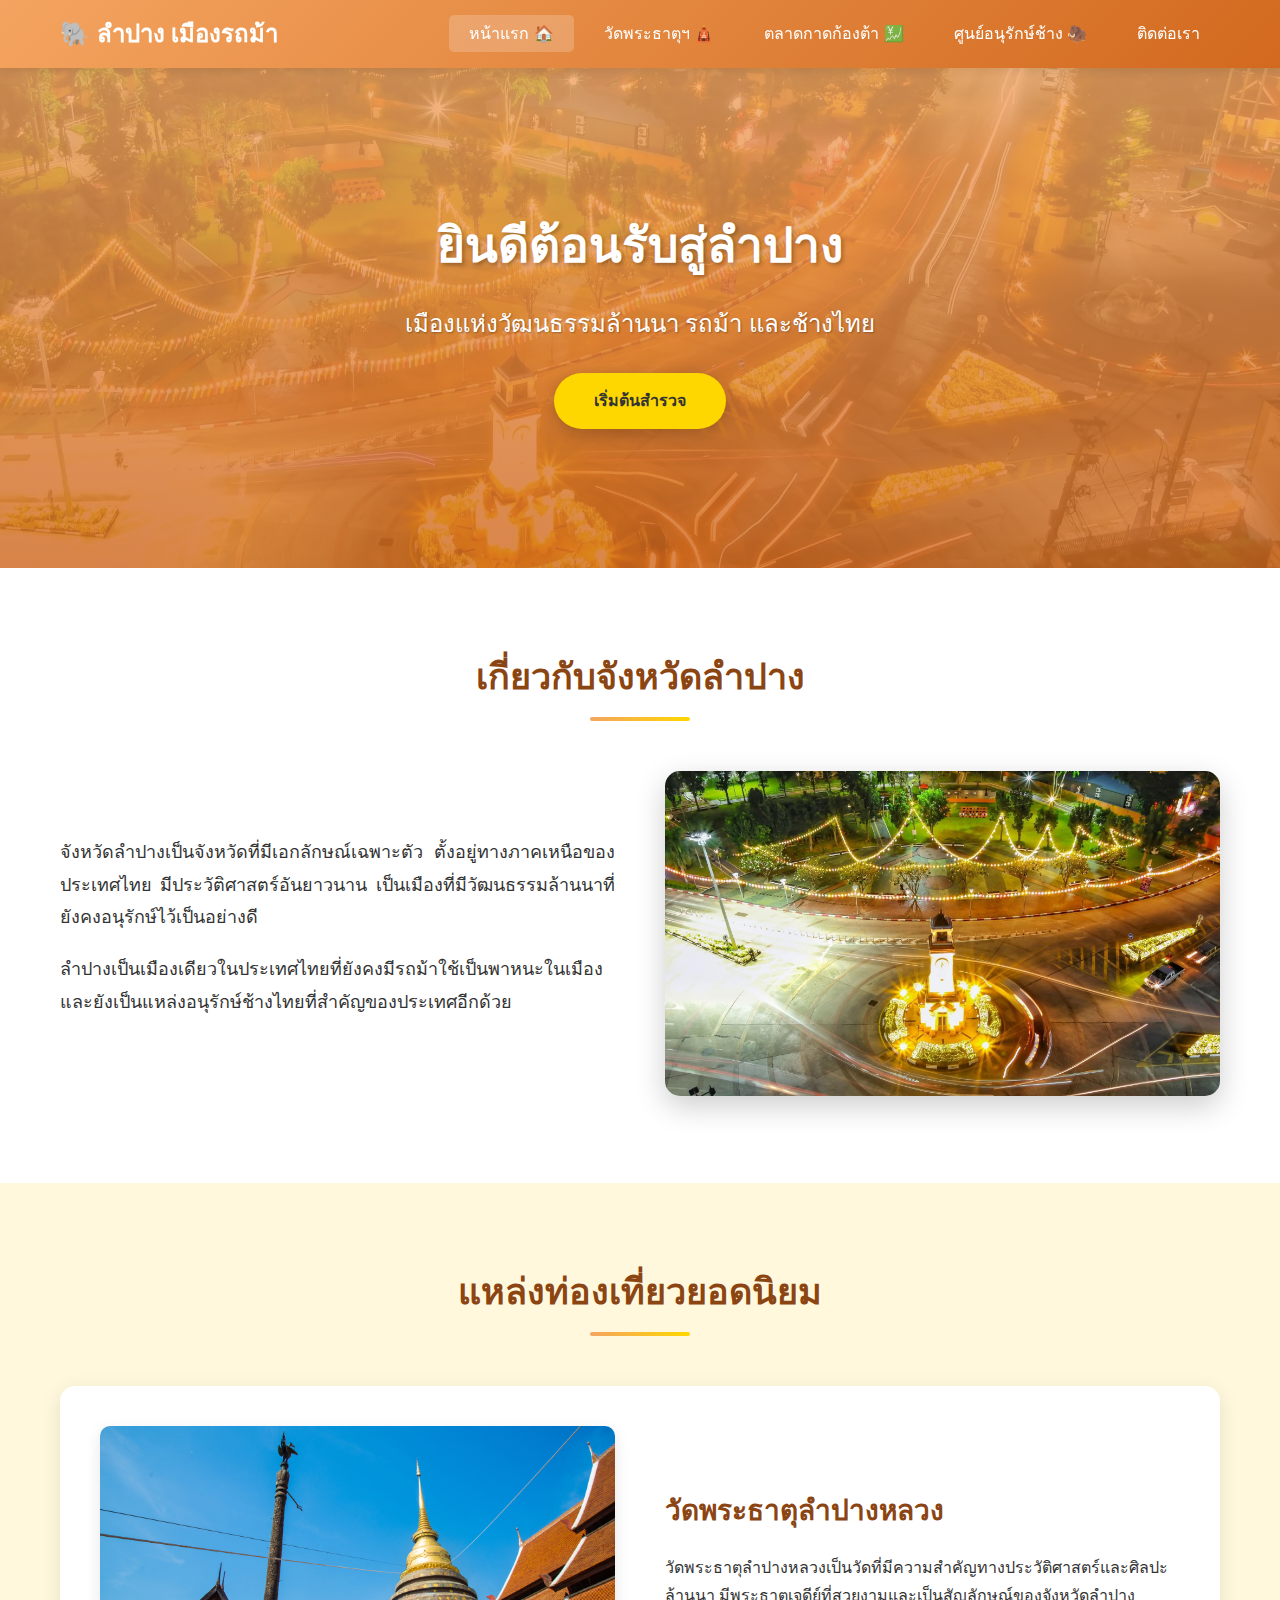
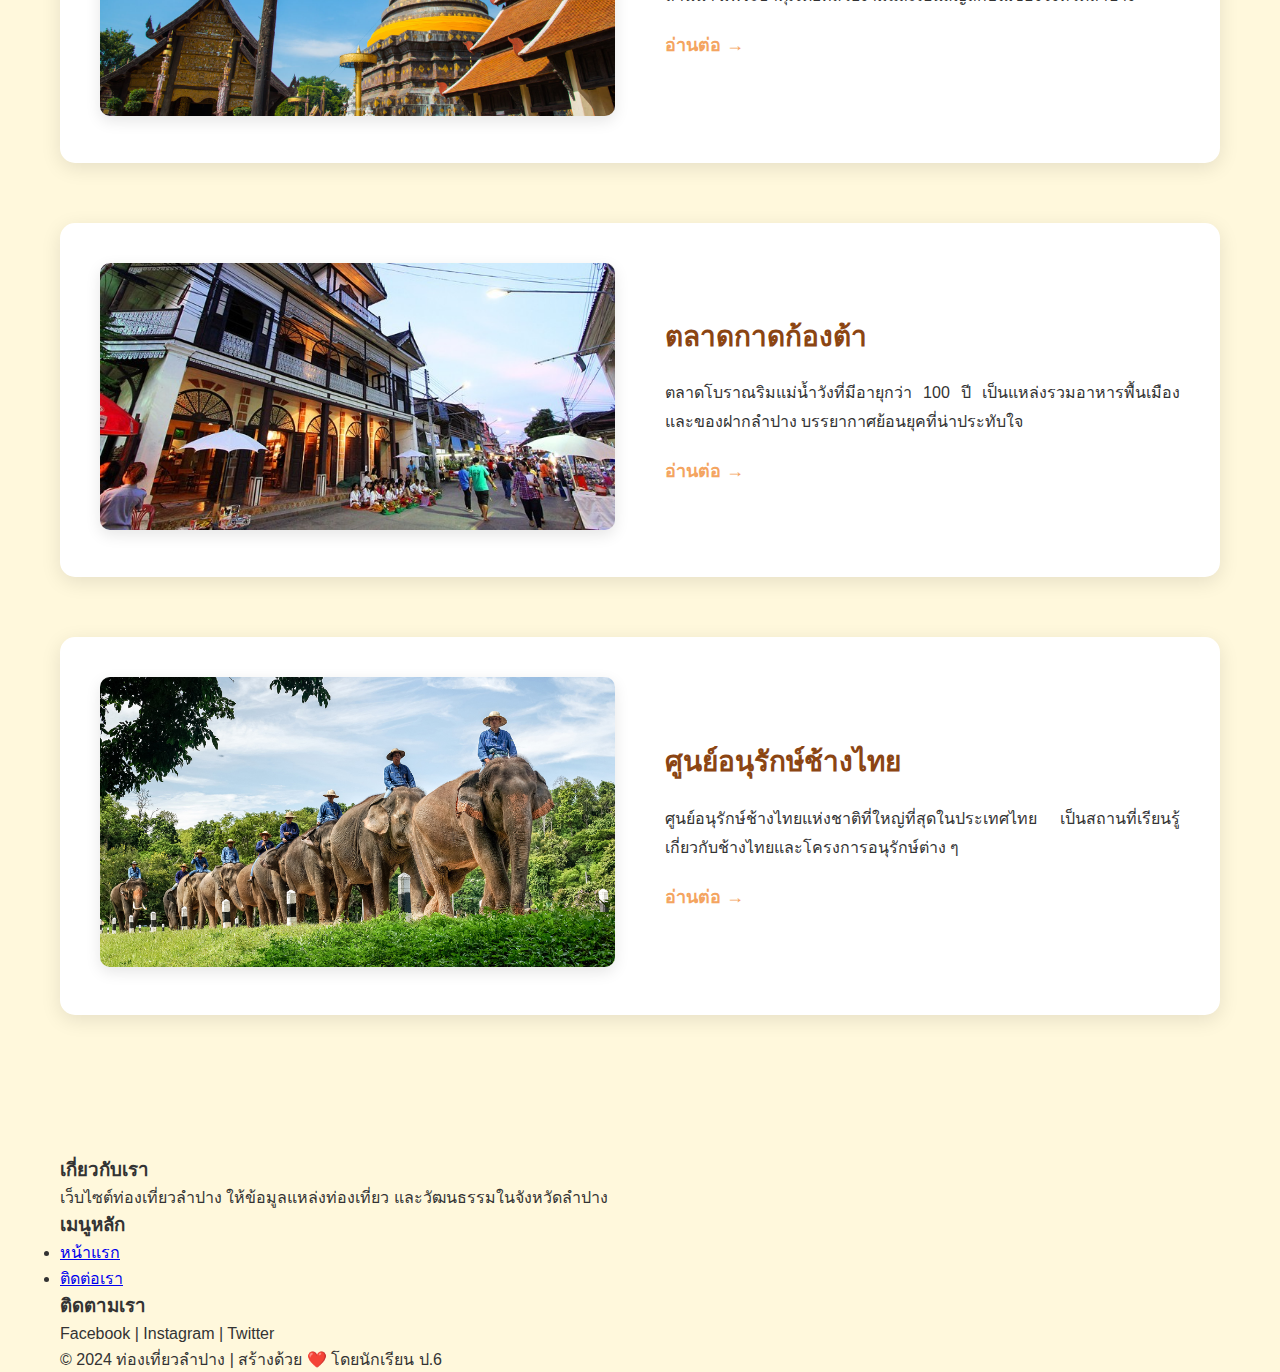
<file: index.html>
<!DOCTYPE html>
<html lang="th">
<head>
    <meta charset="UTF-8">
    <meta name="viewport" content="width=device-width, initial-scale=1.0">
    <title>ท่องเที่ยวลำปาง - เมืองรถม้า</title>
    <link rel="stylesheet" href="styles.css">
</head>
<body>

<!-- Header และ Navigation -->
<header>
    <div class="container">
        <div class="logo">
            <h1>🐘 ลำปาง เมืองรถม้า</h1>
        </div>
        <nav>
            <ul>
                <li><a href="index.html" class="active">หน้าแรก 🏠</a></li>
                <li><a href="wat-phra-that.html">วัดพระธาตุฯ 🛕</a></li>
                <li><a href="kad-kong-ta.html">ตลาดกาดก้องต้า 💹</a></li>
                <li><a href="elephant-center.html">ศูนย์อนุรักษ์ช้าง 🦣</a></li>
                <li><a href="contact.html">ติดต่อเรา</a></li>
            </ul>
        </nav>
    </div>
</header>

<!-- Hero Section -->
<section class="hero">
    <div class="hero-content">
        <h2>ยินดีต้อนรับสู่ลำปาง</h2>
        <p>เมืองแห่งวัฒนธรรมล้านนา รถม้า และช้างไทย</p>
        <a href="#attractions" class="btn">เริ่มต้นสำรวจ</a>
    </div>
</section>

<!-- เกี่ยวกับลำปาง -->
<section class="about" id="attractions">
    <div class="container">
        <h2 class="section-title">เกี่ยวกับจังหวัดลำปาง</h2>
        <div class="content-wrapper">
            <div class="content-text">
                <p>
                    จังหวัดลำปางเป็นจังหวัดที่มีเอกลักษณ์เฉพาะตัว ตั้งอยู่ทางภาคเหนือของประเทศไทย
                    มีประวัติศาสตร์อันยาวนาน เป็นเมืองที่มีวัฒนธรรมล้านนาที่ยังคงอนุรักษ์ไว้เป็นอย่างดี
                </p>
                <p>
                    ลำปางเป็นเมืองเดียวในประเทศไทยที่ยังคงมีรถม้าใช้เป็นพาหนะในเมือง
                    และยังเป็นแหล่งอนุรักษ์ช้างไทยที่สำคัญของประเทศอีกด้วย
                </p>
            </div>
            <div class="content-image">
                <img src="images/lampang1.jpg" alt="ลำปาง">
            </div>
        </div>
    </div>
</section>

<!-- แหล่งท่องเที่ยวยอดนิยม -->
<section class="attractions">
    <div class="container">
        <h2 class="section-title">แหล่งท่องเที่ยวยอดนิยม</h2>

        <!-- สถานที่ 1 -->
        <div class="attraction-item">
            <div class="attraction-image">
                <img src="images/Watphrathatlampangluang.jpg" alt="วัดพระธาตุลำปางหลวง">
            </div>
            <div class="attraction-content">
                <h3>วัดพระธาตุลำปางหลวง</h3>
                <p>
                    วัดพระธาตุลำปางหลวงเป็นวัดที่มีความสำคัญทางประวัติศาสตร์และศิลปะล้านนา
                    มีพระธาตุเจดีย์ที่สวยงามและเป็นสัญลักษณ์ของจังหวัดลำปาง
                </p>
                <a href="wat-phra-that.html" class="btn-link">อ่านต่อ →</a>
            </div>
        </div>

        <!-- สถานที่ 2 -->
        <div class="attraction-item reverse">
            <div class="attraction-content">
                <h3>ตลาดกาดก้องต้า</h3>
                <p>
                    ตลาดโบราณริมแม่น้ำวังที่มีอายุกว่า 100 ปี
                    เป็นแหล่งรวมอาหารพื้นเมืองและของฝากลำปาง
                    บรรยากาศย้อนยุคที่น่าประทับใจ
                </p>
                <a href="kad-kong-ta.html" class="btn-link">อ่านต่อ →</a>
            </div>
            <div class="attraction-image">
                <img src="images/กาดก้องต้า.jpg" alt="กาดก้องต้า">
            </div>
        </div>

        <!-- สถานที่ 3 -->
        <div class="attraction-item">
            <div class="attraction-image">
                <img src="images/changthai1.jpg" alt="ศูนย์อนุรักษ์ช้างไทย">
            </div>
            <div class="attraction-content">
                <h3>ศูนย์อนุรักษ์ช้างไทย</h3>
                <p>
                    ศูนย์อนุรักษ์ช้างไทยแห่งชาติที่ใหญ่ที่สุดในประเทศไทย
                    เป็นสถานที่เรียนรู้เกี่ยวกับช้างไทยและโครงการอนุรักษ์ต่าง ๆ
                </p>
                <a href="elephant-center.html" class="btn-link">อ่านต่อ →</a>
            </div>
        </div>
    </div>
</section>

<!-- Footer -->
<footer>
    <div class="container">
        <div class="footer-content">
            <div class="footer-section">
                <h3>เกี่ยวกับเรา</h3>
                <p>
                    เว็บไซต์ท่องเที่ยวลำปาง ให้ข้อมูลแหล่งท่องเที่ยว
                    และวัฒนธรรมในจังหวัดลำปาง
                </p>
            </div>

            <div class="footer-section">
                <h3>เมนูหลัก</h3>
                <ul>
                    <li><a href="index.html">หน้าแรก</a></li>
                    <li><a href="contact.html">ติดต่อเรา</a></li>
                </ul>
            </div>

            <div class="footer-section">
                <h3>ติดตามเรา</h3>
                <p>Facebook | Instagram | Twitter</p>
            </div>
        </div>

        <div class="footer-bottom">
            <p>&copy; 2024 ท่องเที่ยวลำปาง | สร้างด้วย ❤️ โดยนักเรียน ป.6</p>
        </div>
    </div>
</footer>

</body>
</html>
</file>
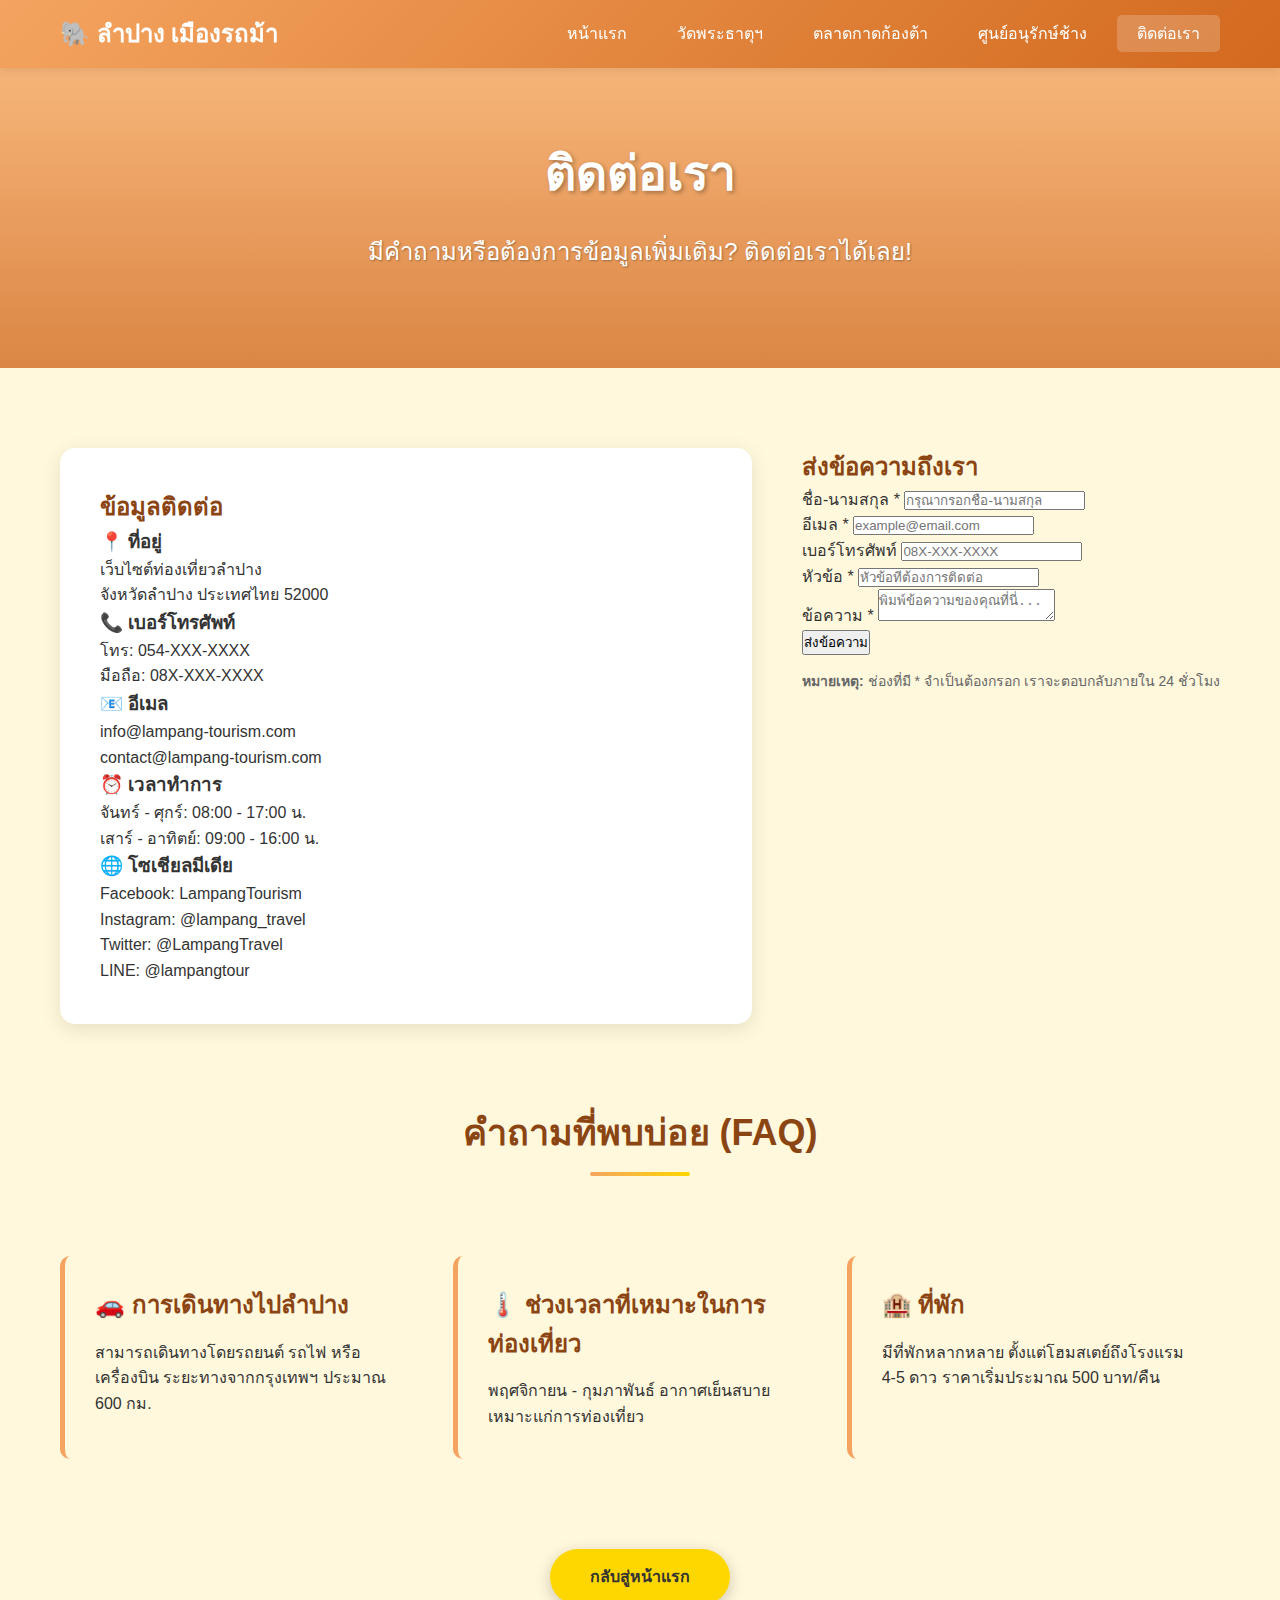
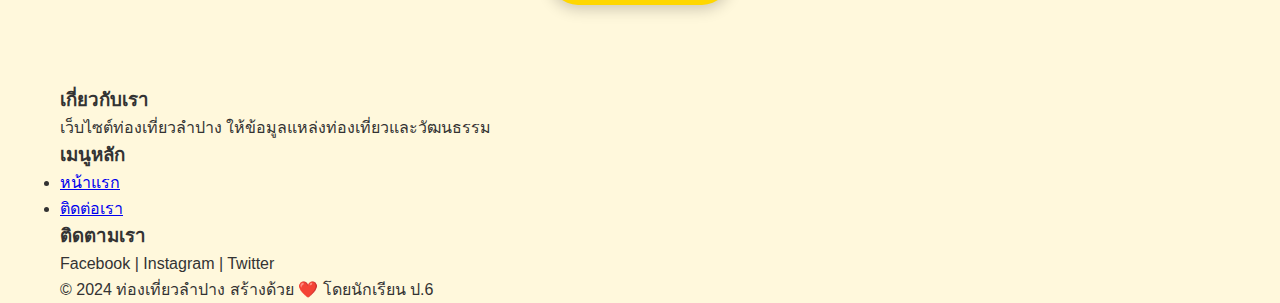
<file: contact.html>
<!DOCTYPE html>
<html lang="th">
<head>
    <meta charset="UTF-8">
    <meta name="viewport" content="width=device-width, initial-scale=1.0">
    <title>ติดต่อเรา - ท่องเที่ยวลำปาง</title>
    <link rel="stylesheet" href="styles.css">
</head>

<body>
<!-- Header -->
<header>
    <div class="container">
        <div class="logo">
            <h1>🐘 ลำปาง เมืองรถม้า</h1>
        </div>
        <nav>
            <ul>
                <li><a href="index.html">หน้าแรก</a></li>
                <li><a href="wat-phra-that.html">วัดพระธาตุฯ</a></li>
                <li><a href="kad-kong-ta.html">ตลาดกาดก้องต้า</a></li>
                <li><a href="elephant-center.html">ศูนย์อนุรักษ์ช้าง</a></li>
                <li><a href="contact.html" class="active">ติดต่อเรา</a></li>
            </ul>
        </nav>
    </div>
</header>

<!-- Hero -->
<section class="hero"
    style="height:300px; background-image: linear-gradient(rgba(244,164,96,0.8), rgba(210,105,30,0.8)), url('https://images.unsplash.com/photo-1423666639041-f56000c27a9a?w=1600&h=400&fit=crop');">
    <div class="hero-content">
        <h2>ติดต่อเรา</h2>
        <p>มีคำถามหรือต้องการข้อมูลเพิ่มเติม? ติดต่อเราได้เลย!</p>
    </div>
</section>

<!-- Contact Section -->
<section class="contact-section">
    <div class="container">
        <div class="contact-container">

            <!-- Contact Info -->
            <div class="contact-info">
                <h2 style="color:#8B4513;">ข้อมูลติดต่อ</h2>

                <h3>📍 ที่อยู่</h3>
                <p>
                    เว็บไซต์ท่องเที่ยวลำปาง<br>
                    จังหวัดลำปาง ประเทศไทย 52000
                </p>

                <h3>📞 เบอร์โทรศัพท์</h3>
                <p>
                    โทร: 054-XXX-XXXX<br>
                    มือถือ: 08X-XXX-XXXX
                </p>

                <h3>📧 อีเมล</h3>
                <p>
                    info@lampang-tourism.com<br>
                    contact@lampang-tourism.com
                </p>

                <h3>⏰ เวลาทำการ</h3>
                <p>
                    จันทร์ - ศุกร์: 08:00 - 17:00 น.<br>
                    เสาร์ - อาทิตย์: 09:00 - 16:00 น.
                </p>

                <h3>🌐 โซเชียลมีเดีย</h3>
                <p>
                    Facebook: LampangTourism<br>
                    Instagram: @lampang_travel<br>
                    Twitter: @LampangTravel<br>
                    LINE: @lampangtour
                </p>
            </div>

            <!-- Contact Form -->
            <div class="contact-form">
                <h2 style="color:#8B4513;">ส่งข้อความถึงเรา</h2>

                <form>
                    <div class="form-group">
                        <label for="name">ชื่อ-นามสกุล *</label>
                        <input type="text" id="name" name="name" required placeholder="กรุณากรอกชื่อ-นามสกุล">
                    </div>

                    <div class="form-group">
                        <label for="email">อีเมล *</label>
                        <input type="email" id="email" name="email" required placeholder="example@email.com">
                    </div>

                    <div class="form-group">
                        <label for="phone">เบอร์โทรศัพท์</label>
                        <input type="tel" id="phone" name="phone" placeholder="08X-XXX-XXXX">
                    </div>

                    <div class="form-group">
                        <label for="subject">หัวข้อ *</label>
                        <input type="text" id="subject" name="subject" required placeholder="หัวข้อที่ต้องการติดต่อ">
                    </div>

                    <div class="form-group">
                        <label for="message">ข้อความ *</label>
                        <textarea id="message" name="message" required placeholder="พิมพ์ข้อความของคุณที่นี่..."></textarea>
                    </div>

                    <button type="submit" class="submit-btn">ส่งข้อความ</button>
                </form>

                <p style="margin-top:15px; font-size:14px; color:#666;">
                    <strong>หมายเหตุ:</strong> ช่องที่มี * จำเป็นต้องกรอก เราจะตอบกลับภายใน 24 ชั่วโมง
                </p>
            </div>

        </div>

        <!-- FAQ -->
        <div style="margin-top:80px;">
            <h2 class="section-title">คำถามที่พบบ่อย (FAQ)</h2>

            <div class="gallery">
                <div class="info-box">
                    <h3>🚗 การเดินทางไปลำปาง</h3>
                    <p>สามารถเดินทางโดยรถยนต์ รถไฟ หรือเครื่องบิน ระยะทางจากกรุงเทพฯ ประมาณ 600 กม.</p>
                </div>

                <div class="info-box">
                    <h3>🌡️ ช่วงเวลาที่เหมาะในการท่องเที่ยว</h3>
                    <p>พฤศจิกายน - กุมภาพันธ์ อากาศเย็นสบาย เหมาะแก่การท่องเที่ยว</p>
                </div>

                <div class="info-box">
                    <h3>🏨 ที่พัก</h3>
                    <p>มีที่พักหลากหลาย ตั้งแต่โฮมสเตย์ถึงโรงแรม 4-5 ดาว ราคาเริ่มประมาณ 500 บาท/คืน</p>
                </div>
            </div>
        </div>

        <!-- Back -->
        <div style="margin-top:60px; text-align:center;">
            <a href="index.html" class="btn">กลับสู่หน้าแรก</a>
        </div>

    </div>
</section>

<!-- Footer -->
<footer>
    <div class="container">
        <div class="footer-content">
            <div class="footer-section">
                <h3>เกี่ยวกับเรา</h3>
                <p>เว็บไซต์ท่องเที่ยวลำปาง ให้ข้อมูลแหล่งท่องเที่ยวและวัฒนธรรม</p>
            </div>
            <div class="footer-section">
                <h3>เมนูหลัก</h3>
                <ul>
                    <li><a href="index.html">หน้าแรก</a></li>
                    <li><a href="contact.html">ติดต่อเรา</a></li>
                </ul>
            </div>
            <div class="footer-section">
                <h3>ติดตามเรา</h3>
                <p>Facebook | Instagram | Twitter</p>
            </div>
        </div>
        <div class="footer-bottom">
            <p>&copy; 2024 ท่องเที่ยวลำปาง สร้างด้วย ❤️ โดยนักเรียน ป.6</p>
        </div>
    </div>
</footer>

</body>
</html>
</file>
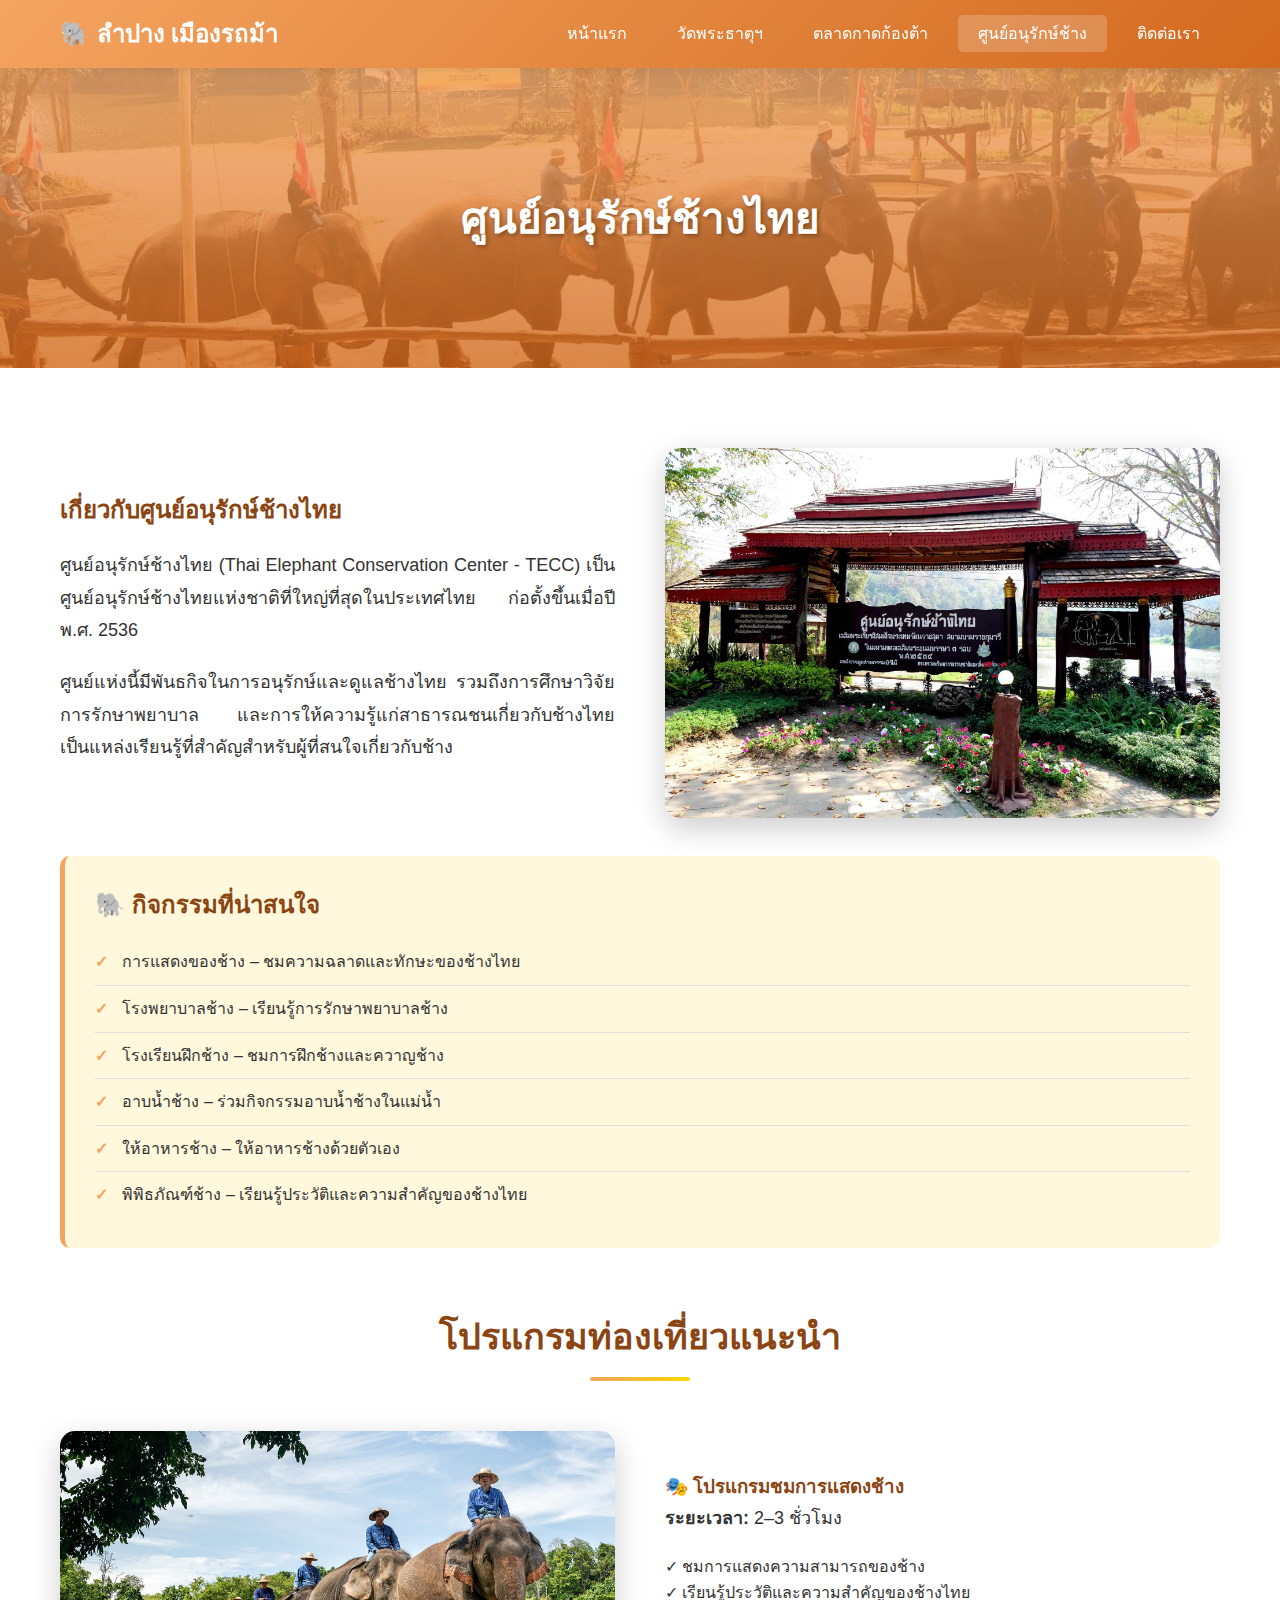
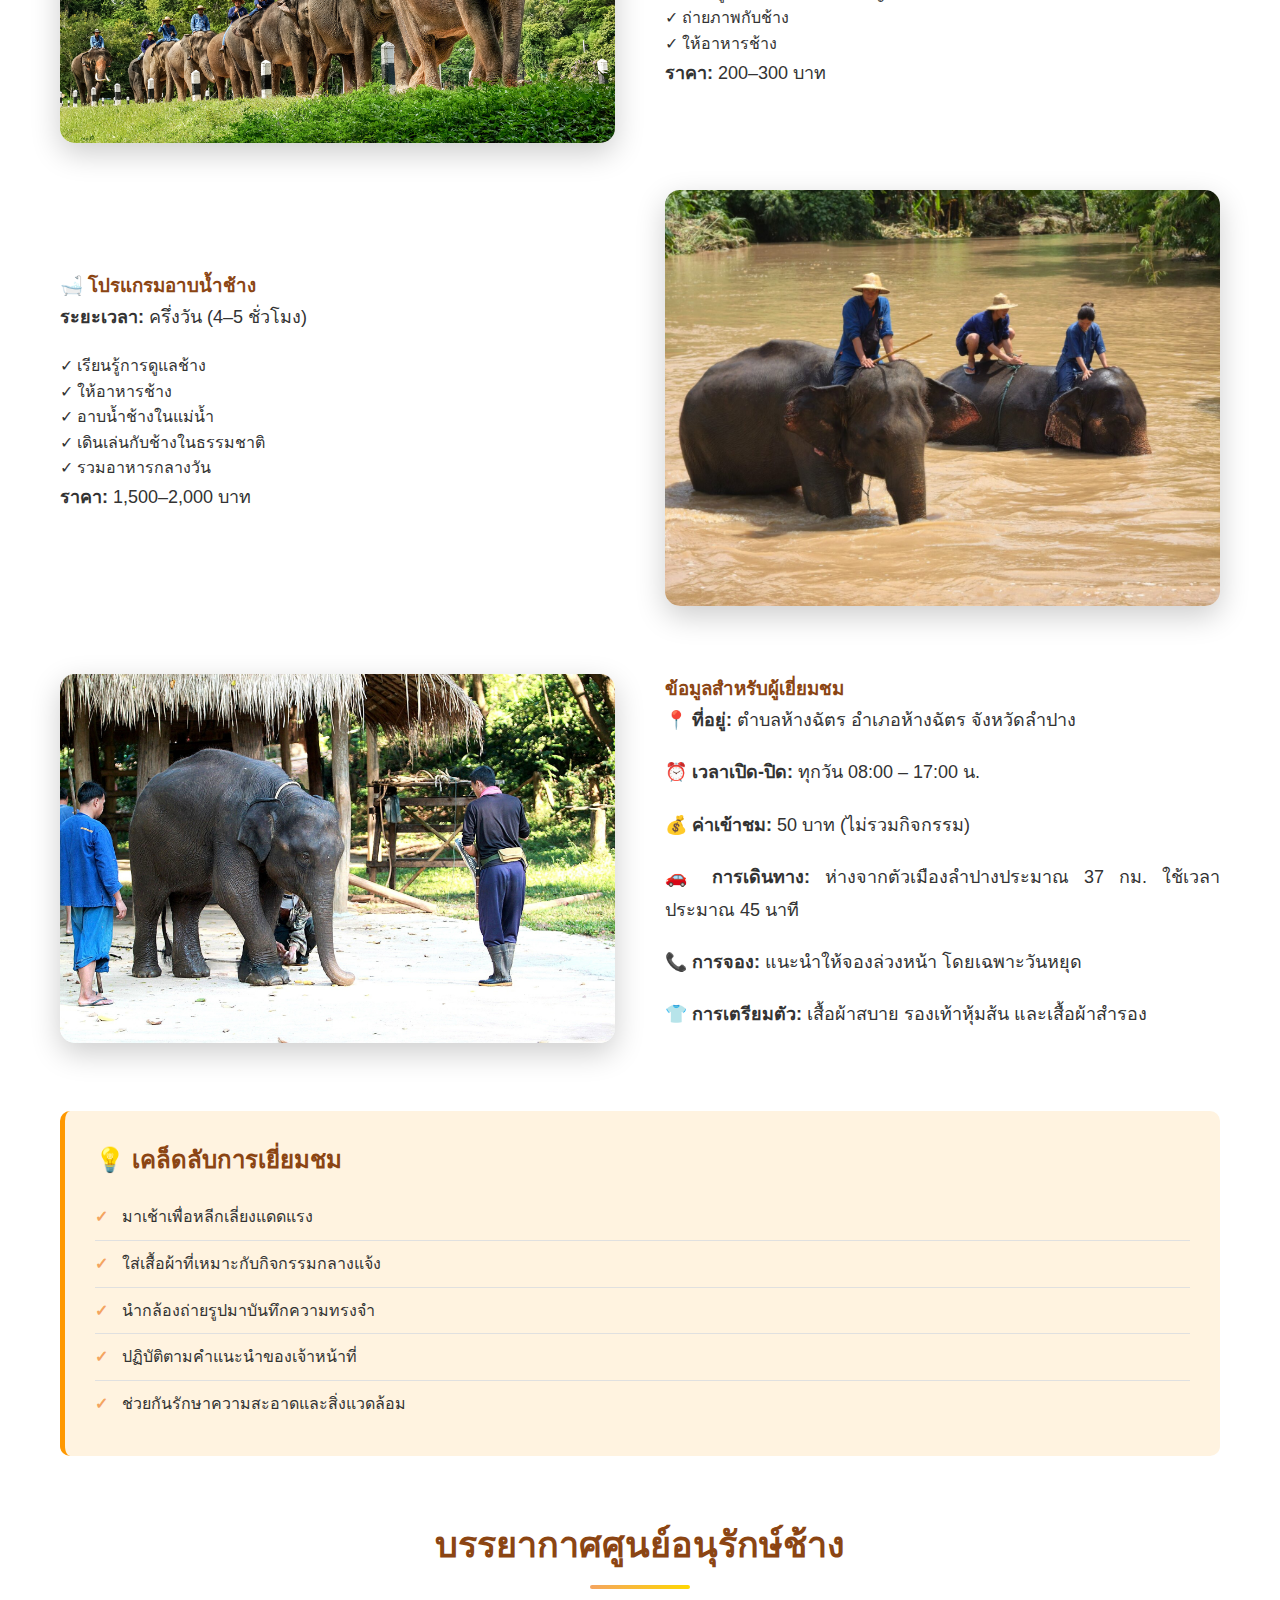
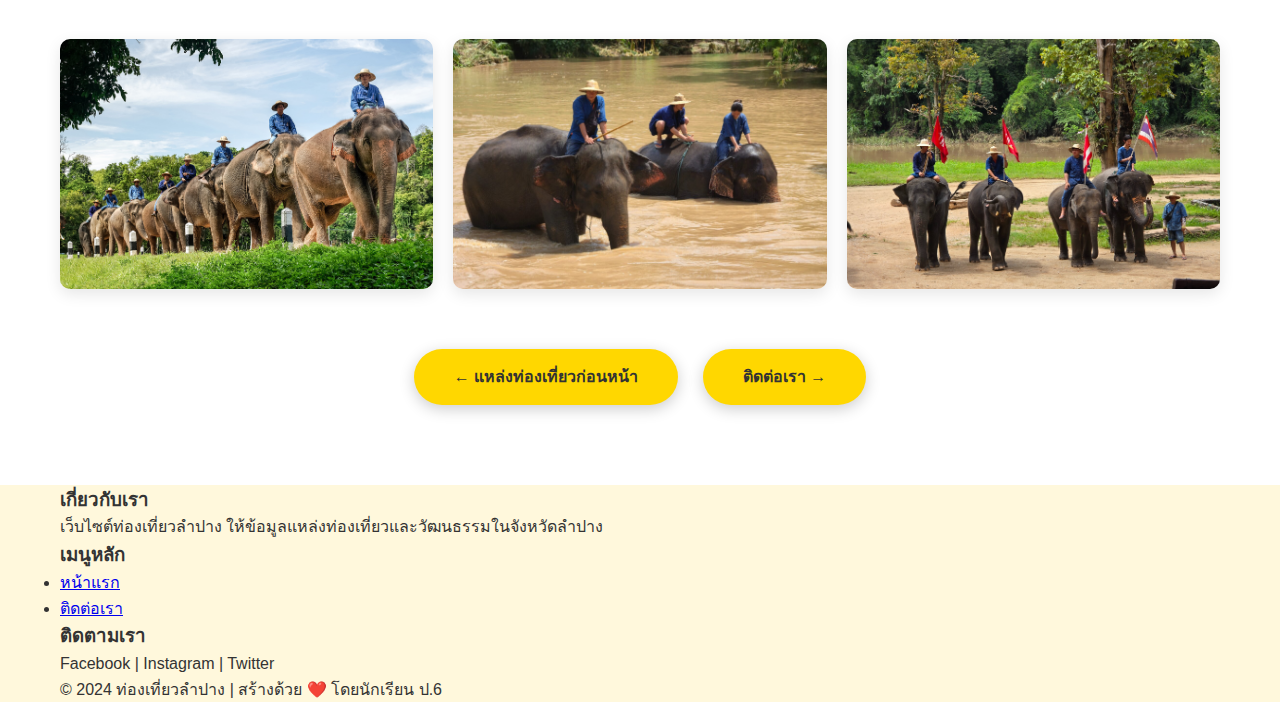
<file: elephant-center.html>
<!DOCTYPE html>
<html lang="th">
<head>
    <meta charset="UTF-8">
    <meta name="viewport" content="width=device-width, initial-scale=1.0">
    <title>ศูนย์อนุรักษ์ช้างไทย - ท่องเที่ยวลำปาง</title>
    <link rel="stylesheet" href="styles.css">
</head>
<body>

<!-- Header และ Navigation -->
<header>
    <div class="container">
        <div class="logo">
            <h1>🐘 ลำปาง เมืองรถม้า</h1>
        </div>
        <nav>
            <ul>
                <li><a href="index.html">หน้าแรก</a></li>
                <li><a href="wat-phra-that.html">วัดพระธาตุฯ</a></li>
                <li><a href="kad-kong-ta.html">ตลาดกาดก้องต้า</a></li>
                <li><a href="elephant-center.html" class="active">ศูนย์อนุรักษ์ช้าง</a></li>
                <li><a href="contact.html">ติดต่อเรา</a></li>
            </ul>
        </nav>
    </div>
</header>

<!-- Detail Hero Section -->
<section class="detail-hero" style="background-image: linear-gradient(rgba(244,164,96,0.8), rgba(210,105,30,0.8)), url('images/changthai0.jpeg');">
    <h2>ศูนย์อนุรักษ์ช้างไทย</h2>
</section>

<!-- Detail Content -->
<section class="detail-content">
    <div class="container">

        <!-- เนื้อหาหลัก -->
        <div class="content-wrapper">
            <div class="content-text">
                <h2 style="color:#8B4513; margin-bottom:20px;">
                    เกี่ยวกับศูนย์อนุรักษ์ช้างไทย
                </h2>
                <p>
                    ศูนย์อนุรักษ์ช้างไทย (Thai Elephant Conservation Center - TECC)
                    เป็นศูนย์อนุรักษ์ช้างไทยแห่งชาติที่ใหญ่ที่สุดในประเทศไทย
                    ก่อตั้งขึ้นเมื่อปี พ.ศ. 2536
                </p>
                <p>
                    ศูนย์แห่งนี้มีพันธกิจในการอนุรักษ์และดูแลช้างไทย
                    รวมถึงการศึกษาวิจัย การรักษาพยาบาล
                    และการให้ความรู้แก่สาธารณชนเกี่ยวกับช้างไทย
                    เป็นแหล่งเรียนรู้ที่สำคัญสำหรับผู้ที่สนใจเกี่ยวกับช้าง
                </p>
            </div>

            <div class="content-image">
                <img src="images/changthai01.jpeg" alt="ศูนย์อนุรักษ์ช้างไทย">
            </div>
        </div>

        <!-- กิจกรรมที่น่าสนใจ -->
        <div class="info-box">
            <h3>🐘 กิจกรรมที่น่าสนใจ</h3>
            <ul>
                <li>การแสดงของช้าง – ชมความฉลาดและทักษะของช้างไทย</li>
                <li>โรงพยาบาลช้าง – เรียนรู้การรักษาพยาบาลช้าง</li>
                <li>โรงเรียนฝึกช้าง – ชมการฝึกช้างและควาญช้าง</li>
                <li>อาบน้ำช้าง – ร่วมกิจกรรมอาบน้ำช้างในแม่น้ำ</li>
                <li>ให้อาหารช้าง – ให้อาหารช้างด้วยตัวเอง</li>
                <li>พิพิธภัณฑ์ช้าง – เรียนรู้ประวัติและความสำคัญของช้างไทย</li>
            </ul>
        </div>

        <!-- โปรแกรมแนะนำ -->
        <div style="margin-top:60px;">
            <h2 class="section-title">โปรแกรมท่องเที่ยวแนะนำ</h2>

            <div class="content-wrapper" style="margin-bottom:40px;">
                <div class="content-image">
                    <img src="images/changthai1.jpg" alt="การแสดงช้าง">
                </div>
                <div class="content-text">
                    <h3 style="color:#8B4513;">🎭 โปรแกรมชมการแสดงช้าง</h3>
                    <p><strong>ระยะเวลา:</strong> 2–3 ชั่วโมง</p>
                    <ul style="list-style:none; padding-left:0;">
                        <li>✓ ชมการแสดงความสามารถของช้าง</li>
                        <li>✓ เรียนรู้ประวัติและความสำคัญของช้างไทย</li>
                        <li>✓ ถ่ายภาพกับช้าง</li>
                        <li>✓ ให้อาหารช้าง</li>
                    </ul>
                    <p><strong>ราคา:</strong> 200–300 บาท</p>
                </div>
            </div>

            <div class="content-wrapper">
                <div class="content-text">
                    <h3 style="color:#8B4513;">🛁 โปรแกรมอาบน้ำช้าง</h3>
                    <p><strong>ระยะเวลา:</strong> ครึ่งวัน (4–5 ชั่วโมง)</p>
                    <ul style="list-style:none; padding-left:0;">
                        <li>✓ เรียนรู้การดูแลช้าง</li>
                        <li>✓ ให้อาหารช้าง</li>
                        <li>✓ อาบน้ำช้างในแม่น้ำ</li>
                        <li>✓ เดินเล่นกับช้างในธรรมชาติ</li>
                        <li>✓ รวมอาหารกลางวัน</li>
                    </ul>
                    <p><strong>ราคา:</strong> 1,500–2,000 บาท</p>
                </div>
                <div class="content-image">
                    <img src="images/changthai2.jpg" alt="อาบน้ำช้าง">
                </div>
            </div>
        </div>

        <!-- ข้อมูลผู้เยี่ยมชม -->
        <div class="content-wrapper" style="margin-top:60px;">
            <div class="content-image">
                <img src="images/changthai6.jpg" alt="ช้างน้อย">
            </div>
            <div class="content-text">
                <h3 style="color:#8B4513;">ข้อมูลสำหรับผู้เยี่ยมชม</h3>
                <p><strong>📍 ที่อยู่:</strong> ตำบลห้างฉัตร อำเภอห้างฉัตร จังหวัดลำปาง</p>
                <p><strong>⏰ เวลาเปิด-ปิด:</strong> ทุกวัน 08:00 – 17:00 น.</p>
                <p><strong>💰 ค่าเข้าชม:</strong> 50 บาท (ไม่รวมกิจกรรม)</p>
                <p><strong>🚗 การเดินทาง:</strong> ห่างจากตัวเมืองลำปางประมาณ 37 กม. ใช้เวลาประมาณ 45 นาที</p>
                <p><strong>📞 การจอง:</strong> แนะนำให้จองล่วงหน้า โดยเฉพาะวันหยุด</p>
                <p><strong>👕 การเตรียมตัว:</strong> เสื้อผ้าสบาย รองเท้าหุ้มส้น และเสื้อผ้าสำรอง</p>
            </div>
        </div>

        <!-- เคล็ดลับ -->
        <div class="info-box" style="margin-top:60px; background:#FFF3E0; border-left-color:#FF9800;">
            <h3>💡 เคล็ดลับการเยี่ยมชม</h3>
            <ul>
                <li>มาเช้าเพื่อหลีกเลี่ยงแดดแรง</li>
                <li>ใส่เสื้อผ้าที่เหมาะกับกิจกรรมกลางแจ้ง</li>
                <li>นำกล้องถ่ายรูปมาบันทึกความทรงจำ</li>
                <li>ปฏิบัติตามคำแนะนำของเจ้าหน้าที่</li>
                <li>ช่วยกันรักษาความสะอาดและสิ่งแวดล้อม</li>
            </ul>
        </div>

        <!-- แกลเลอรี่ -->
        <div style="margin-top:60px;">
            <h2 class="section-title">บรรยากาศศูนย์อนุรักษ์ช้าง</h2>
            <div class="gallery">
                <img src="images/changthai1.jpg" alt="ช้าง 1">
                <img src="images/changthai2.jpg" alt="ช้าง 2">
                <img src="images/changthai3.jpg" alt="ช้าง 3">
            </div>
        </div>

        <!-- ปุ่มนำทาง -->
        <div style="margin-top:60px; text-align:center;">
            <a href="kad-kong-ta.html" class="btn" style="margin-right:20px;">← แหล่งท่องเที่ยวก่อนหน้า</a>
            <a href="contact.html" class="btn">ติดต่อเรา →</a>
        </div>

    </div>
</section>

<!-- Footer -->
<footer>
    <div class="container">
        <div class="footer-content">
            <div class="footer-section">
                <h3>เกี่ยวกับเรา</h3>
                <p>เว็บไซต์ท่องเที่ยวลำปาง ให้ข้อมูลแหล่งท่องเที่ยวและวัฒนธรรมในจังหวัดลำปาง</p>
            </div>
            <div class="footer-section">
                <h3>เมนูหลัก</h3>
                <ul>
                    <li><a href="index.html">หน้าแรก</a></li>
                    <li><a href="contact.html">ติดต่อเรา</a></li>
                </ul>
            </div>
            <div class="footer-section">
                <h3>ติดตามเรา</h3>
                <p>Facebook | Instagram | Twitter</p>
            </div>
        </div>
        <div class="footer-bottom">
            <p>&copy; 2024 ท่องเที่ยวลำปาง | สร้างด้วย ❤️ โดยนักเรียน ป.6</p>
        </div>
    </div>
</footer>

</body>
</html>
</file>
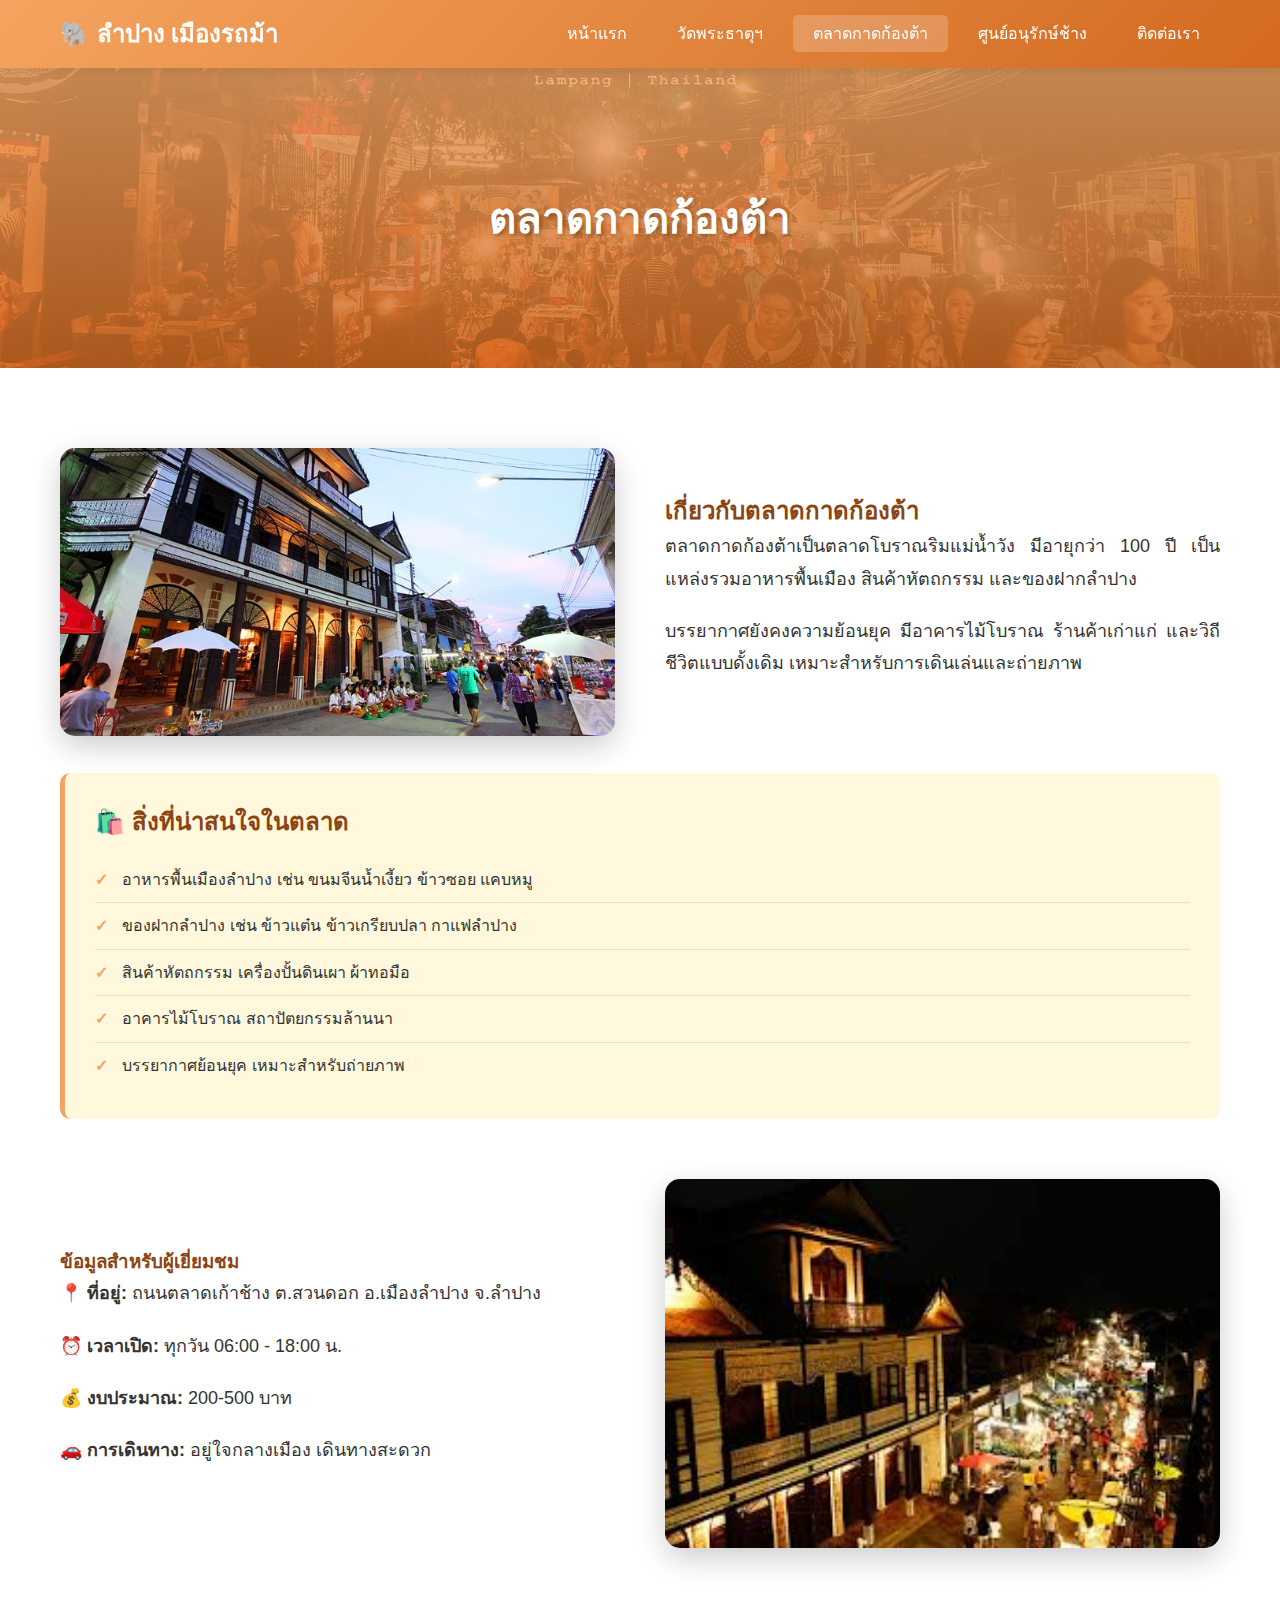
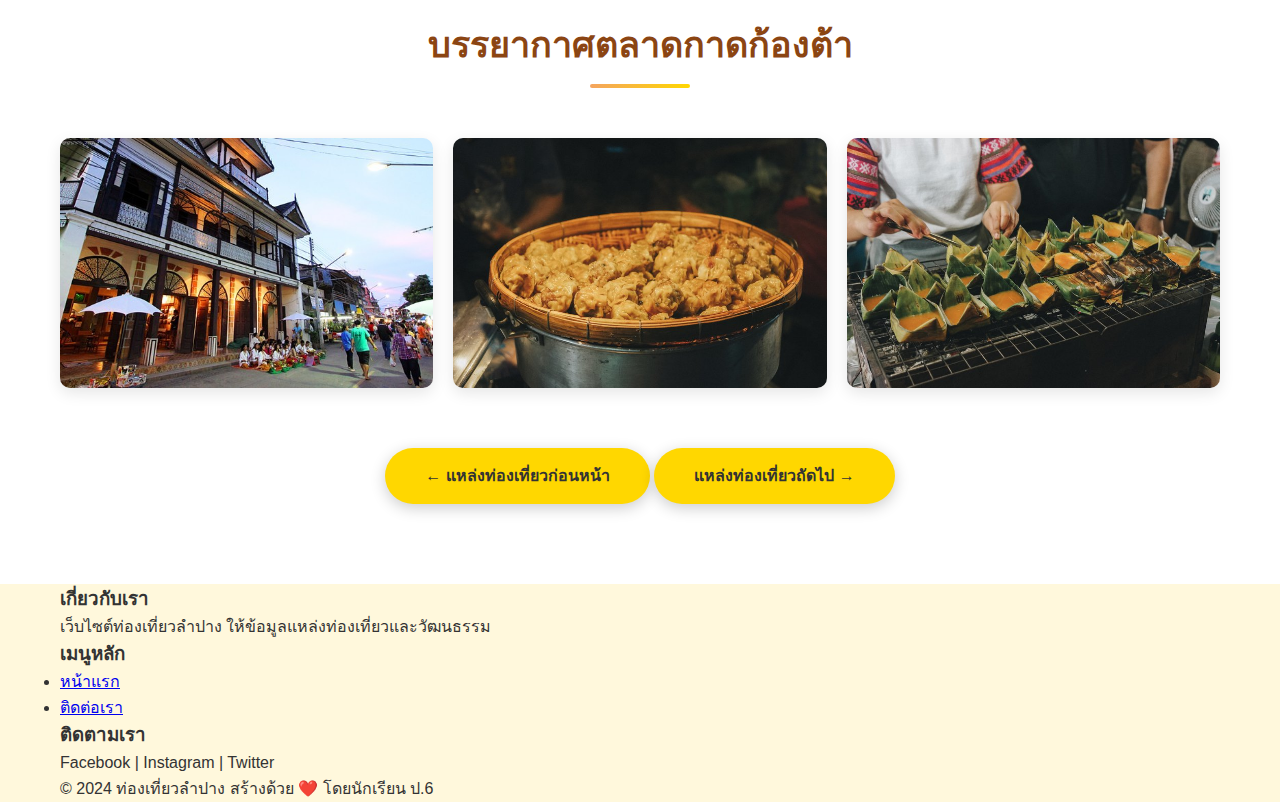
<file: kad-kong-ta.html>
<!DOCTYPE html>
<html lang="th">
<head>
    <meta charset="UTF-8">
    <meta name="viewport" content="width=device-width, initial-scale=1.0">
    <title>ตลาดกาดก้องต้า - ท่องเที่ยวลำปาง</title>
    <link rel="stylesheet" href="styles.css">
</head>

<body>
<!-- Header และ Navigation -->
<header>
    <div class="container">
        <div class="logo">
            <h1>🐘 ลำปาง เมืองรถม้า</h1>
        </div>
        <nav>
            <ul>
                <li><a href="index.html">หน้าแรก</a></li>
                <li><a href="wat-phra-that.html">วัดพระธาตุฯ</a></li>
                <li><a href="kad-kong-ta.html" class="active">ตลาดกาดก้องต้า</a></li>
                <li><a href="elephant-center.html">ศูนย์อนุรักษ์ช้าง</a></li>
                <li><a href="contact.html">ติดต่อเรา</a></li>
            </ul>
        </nav>
    </div>
</header>

<!-- Hero Section -->
<section class="detail-hero"
    style="background-image: linear-gradient(rgba(244,164,96,0.8), rgba(210,105,30,0.8)), url('images/coverkongtamarket.jpg');">
    <h2>ตลาดกาดก้องต้า</h2>
</section>

<!-- Content -->
<section class="detail-content">
    <div class="container">

        <div class="content-wrapper">
            <div class="content-image">
                <img src="images/kongtamarket1.jpg" alt="ตลาดกาดก้องต้า">
            </div>
            <div class="content-text">
                <h2 style="color:#8B4513;">เกี่ยวกับตลาดกาดก้องต้า</h2>
                <p>
                    ตลาดกาดก้องต้าเป็นตลาดโบราณริมแม่น้ำวัง มีอายุกว่า 100 ปี
                    เป็นแหล่งรวมอาหารพื้นเมือง สินค้าหัตถกรรม และของฝากลำปาง
                </p>
                <p>
                    บรรยากาศยังคงความย้อนยุค มีอาคารไม้โบราณ ร้านค้าเก่าแก่
                    และวิถีชีวิตแบบดั้งเดิม เหมาะสำหรับการเดินเล่นและถ่ายภาพ
                </p>
            </div>
        </div>

        <!-- ไฮไลท์ -->
        <div class="info-box">
            <h3>🛍️ สิ่งที่น่าสนใจในตลาด</h3>
            <ul>
                <li>อาหารพื้นเมืองลำปาง เช่น ขนมจีนน้ำเงี้ยว ข้าวซอย แคบหมู</li>
                <li>ของฝากลำปาง เช่น ข้าวแต๋น ข้าวเกรียบปลา กาแฟลำปาง</li>
                <li>สินค้าหัตถกรรม เครื่องปั้นดินเผา ผ้าทอมือ</li>
                <li>อาคารไม้โบราณ สถาปัตยกรรมล้านนา</li>
                <li>บรรยากาศย้อนยุค เหมาะสำหรับถ่ายภาพ</li>
            </ul>
        </div>

        <!-- ข้อมูลผู้เยี่ยมชม -->
        <div class="content-wrapper" style="margin-top:60px;">
            <div class="content-text">
                <h3 style="color:#8B4513;">ข้อมูลสำหรับผู้เยี่ยมชม</h3>
                <p><strong>📍 ที่อยู่:</strong> ถนนตลาดเก้าช้าง ต.สวนดอก อ.เมืองลำปาง จ.ลำปาง</p>
                <p><strong>⏰ เวลาเปิด:</strong> ทุกวัน 06:00 - 18:00 น.</p>
                <p><strong>💰 งบประมาณ:</strong> 200-500 บาท</p>
                <p><strong>🚗 การเดินทาง:</strong> อยู่ใจกลางเมือง เดินทางสะดวก</p>
            </div>
            <div class="content-image">
                <img src="images/kongtamarket3.jpg" alt="บรรยากาศตลาด">
            </div>
        </div>

        <!-- Gallery -->
        <div style="margin-top:60px;">
            <h2 class="section-title">บรรยากาศตลาดกาดก้องต้า</h2>
            <div class="gallery">
                <img src="images/kongtamarket1.jpg" alt="ตลาด 1">
                <img src="images/kongtamarket6.jpg" alt="ตลาด 2">
                <img src="images/kongtamarket7.jpg" alt="อาหาร">
            </div>
        </div>

        <!-- Navigation -->
        <div style="margin-top:60px; text-align:center;">
            <a href="wat-phra-that.html" class="btn">← แหล่งท่องเที่ยวก่อนหน้า</a>
            <a href="elephant-center.html" class="btn">แหล่งท่องเที่ยวถัดไป →</a>
        </div>

    </div>
</section>

<!-- Footer -->
<footer>
    <div class="container">
        <div class="footer-content">
            <div class="footer-section">
                <h3>เกี่ยวกับเรา</h3>
                <p>เว็บไซต์ท่องเที่ยวลำปาง ให้ข้อมูลแหล่งท่องเที่ยวและวัฒนธรรม</p>
            </div>
            <div class="footer-section">
                <h3>เมนูหลัก</h3>
                <ul>
                    <li><a href="index.html">หน้าแรก</a></li>
                    <li><a href="contact.html">ติดต่อเรา</a></li>
                </ul>
            </div>
            <div class="footer-section">
                <h3>ติดตามเรา</h3>
                <p>Facebook | Instagram | Twitter</p>
            </div>
        </div>
        <div class="footer-bottom">
            <p>&copy; 2024 ท่องเที่ยวลำปาง สร้างด้วย ❤️ โดยนักเรียน ป.6</p>
        </div>
    </div>
</footer>

</body>
</html>
</file>
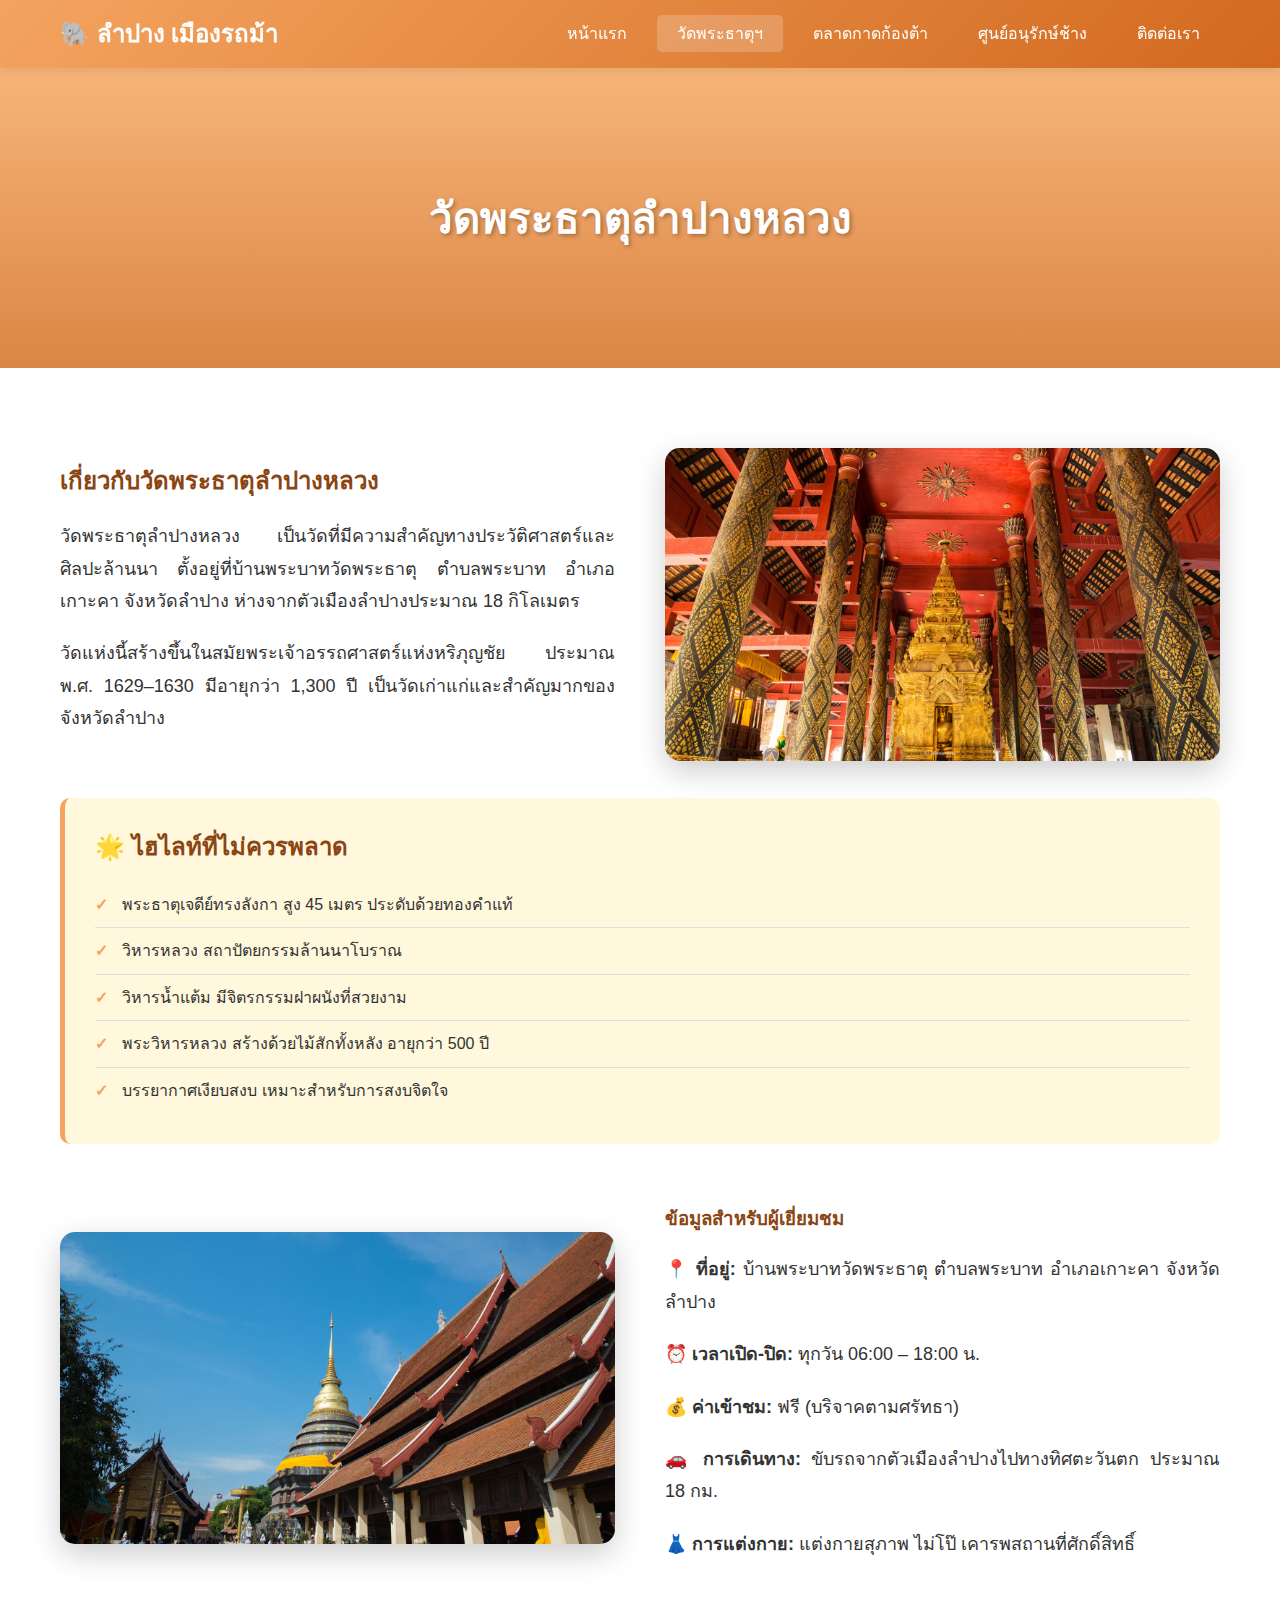
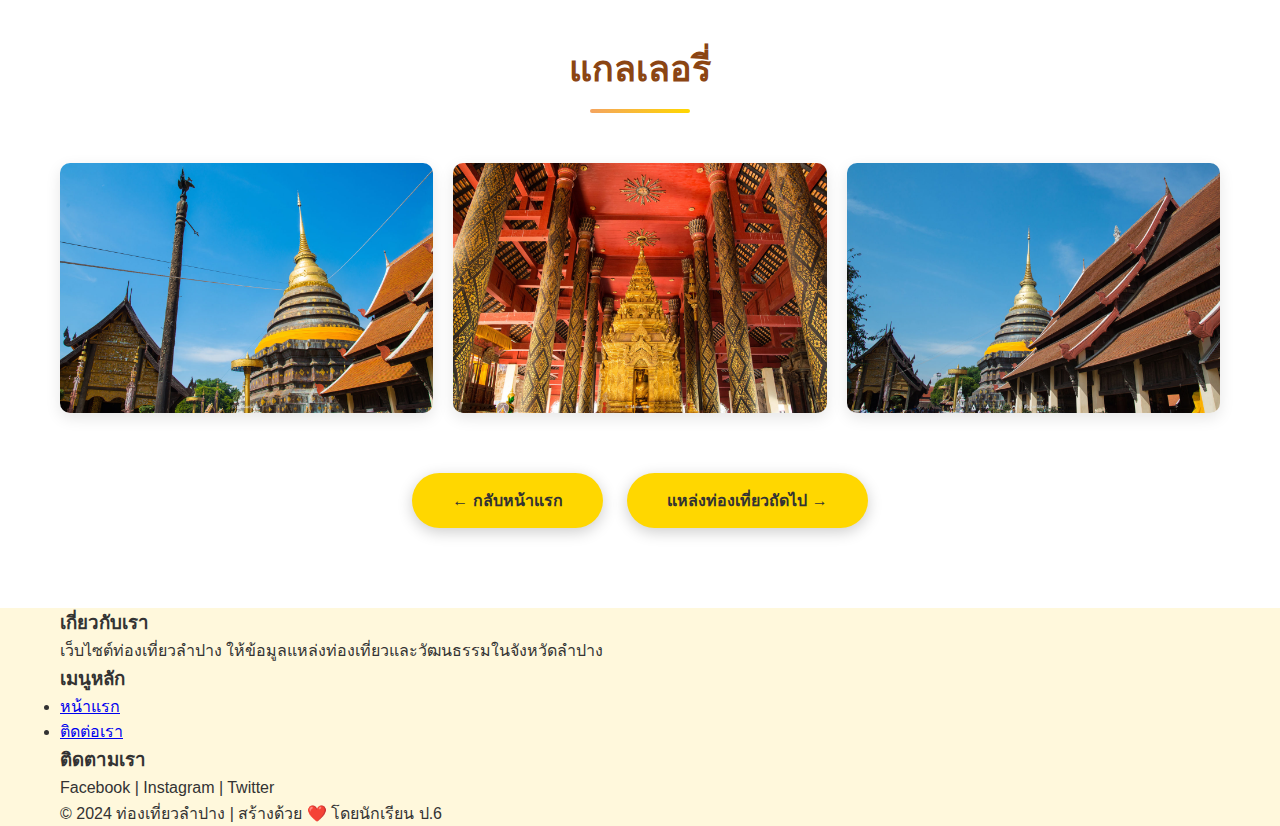
<file: wat-phra-that.html>
<!DOCTYPE html>
<html lang="th">
<head>
    <meta charset="UTF-8">
    <meta name="viewport" content="width=device-width, initial-scale=1.0">
    <title>วัดพระธาตุลำปางหลวง - ท่องเที่ยวลำปาง</title>
    <link rel="stylesheet" href="styles.css">
</head>
<body>

<!-- Header และ Navigation -->
<header>
    <div class="container">
        <div class="logo">
            <h1>🐘 ลำปาง เมืองรถม้า</h1>
        </div>
        <nav>
            <ul>
                <li><a href="index.html">หน้าแรก</a></li>
                <li><a href="wat-phra-that.html" class="active">วัดพระธาตุฯ</a></li>
                <li><a href="kad-kong-ta.html">ตลาดกาดก้องต้า</a></li>
                <li><a href="elephant-center.html">ศูนย์อนุรักษ์ช้าง</a></li>
                <li><a href="contact.html">ติดต่อเรา</a></li>
            </ul>
        </nav>
    </div>
</header>

<!-- Detail Hero Section -->
<section class="detail-hero" style="background-image: linear-gradient(rgba(244,164,96,0.8), rgba(210,105,30,0.8)), url('https://images.unsplash.com/photo-1551882547-ff40c63fe5fa?w=1600&h=400&fit=crop');">
    <h2>วัดพระธาตุลำปางหลวง</h2>
</section>

<!-- Detail Content -->
<section class="detail-content">
    <div class="container">

        <!-- เนื้อหาหลัก -->
        <div class="content-wrapper">
            <div class="content-text">
                <h2 style="color:#8B4513; margin-bottom:20px;">
                    เกี่ยวกับวัดพระธาตุลำปางหลวง
                </h2>
                <p>
                    วัดพระธาตุลำปางหลวง เป็นวัดที่มีความสำคัญทางประวัติศาสตร์และศิลปะล้านนา
                    ตั้งอยู่ที่บ้านพระบาทวัดพระธาตุ ตำบลพระบาท อำเภอเกาะคา จังหวัดลำปาง
                    ห่างจากตัวเมืองลำปางประมาณ 18 กิโลเมตร
                </p>
                <p>
                    วัดแห่งนี้สร้างขึ้นในสมัยพระเจ้าอรรถศาสตร์แห่งหริภุญชัย
                    ประมาณ พ.ศ. 1629–1630 มีอายุกว่า 1,300 ปี
                    เป็นวัดเก่าแก่และสำคัญมากของจังหวัดลำปาง
                </p>
            </div>

            <div class="content-image">
                <img src="images/Watphrathatlampangluang2.jpg" alt="วัดพระธาตุลำปางหลวง">
            </div>
        </div>

        <!-- ไฮไลท์ -->
        <div class="info-box">
            <h3>🌟 ไฮไลท์ที่ไม่ควรพลาด</h3>
            <ul>
                <li>พระธาตุเจดีย์ทรงลังกา สูง 45 เมตร ประดับด้วยทองคำแท้</li>
                <li>วิหารหลวง สถาปัตยกรรมล้านนาโบราณ</li>
                <li>วิหารน้ำแต้ม มีจิตรกรรมฝาผนังที่สวยงาม</li>
                <li>พระวิหารหลวง สร้างด้วยไม้สักทั้งหลัง อายุกว่า 500 ปี</li>
                <li>บรรยากาศเงียบสงบ เหมาะสำหรับการสงบจิตใจ</li>
            </ul>
        </div>

        <!-- ข้อมูลผู้เยี่ยมชม -->
        <div class="content-wrapper" style="margin-top:60px;">
            <div class="content-image">
                <img src="images/Watphrathatlampangluang3.jpg" alt="พระธาตุเจดีย์">
            </div>
            <div class="content-text">
                <h3 style="color:#8B4513; margin-bottom:20px;">ข้อมูลสำหรับผู้เยี่ยมชม</h3>
                <p><strong>📍 ที่อยู่:</strong> บ้านพระบาทวัดพระธาตุ ตำบลพระบาท อำเภอเกาะคา จังหวัดลำปาง</p>
                <p><strong>⏰ เวลาเปิด-ปิด:</strong> ทุกวัน 06:00 – 18:00 น.</p>
                <p><strong>💰 ค่าเข้าชม:</strong> ฟรี (บริจาคตามศรัทธา)</p>
                <p><strong>🚗 การเดินทาง:</strong> ขับรถจากตัวเมืองลำปางไปทางทิศตะวันตก ประมาณ 18 กม.</p>
                <p><strong>👗 การแต่งกาย:</strong> แต่งกายสุภาพ ไม่โป๊ เคารพสถานที่ศักดิ์สิทธิ์</p>
            </div>
        </div>

        <!-- แกลเลอรี่ -->
        <div style="margin-top:60px;">
            <h2 class="section-title">แกลเลอรี่</h2>
            <div class="gallery">
                <img src="images/Watphrathatlampangluang.jpg" alt="วัดพระธาตุ 1">
                <img src="images/Watphrathatlampangluang2.jpg" alt="วัดพระธาตุ 2">
                <img src="images/Watphrathatlampangluang3.jpg" alt="วัดพระธาตุ 3">
            </div>
        </div>

        <!-- ปุ่มนำทาง -->
        <div style="margin-top:60px; text-align:center;">
            <a href="index.html" class="btn" style="margin-right:20px;">← กลับหน้าแรก</a>
            <a href="kad-kong-ta.html" class="btn">แหล่งท่องเที่ยวถัดไป →</a>
        </div>

    </div>
</section>

<!-- Footer -->
<footer>
    <div class="container">
        <div class="footer-content">
            <div class="footer-section">
                <h3>เกี่ยวกับเรา</h3>
                <p>เว็บไซต์ท่องเที่ยวลำปาง ให้ข้อมูลแหล่งท่องเที่ยวและวัฒนธรรมในจังหวัดลำปาง</p>
            </div>
            <div class="footer-section">
                <h3>เมนูหลัก</h3>
                <ul>
                    <li><a href="index.html">หน้าแรก</a></li>
                    <li><a href="contact.html">ติดต่อเรา</a></li>
                </ul>
            </div>
            <div class="footer-section">
                <h3>ติดตามเรา</h3>
                <p>Facebook | Instagram | Twitter</p>
            </div>
        </div>

        <div class="footer-bottom">
            <p>&copy; 2024 ท่องเที่ยวลำปาง | สร้างด้วย ❤️ โดยนักเรียน ป.6</p>
        </div>
    </div>
</footer>

</body>
</html>
</file>
<file: styles.css>
/* ========== Basic Settings ========== */
* {
    margin: 0;
    padding: 0;
    box-sizing: border-box;
}

body {
    font-family: 'Segoe UI', Tahoma, Geneva, Verdana, sans-serif;
    line-height: 1.6;
    color: #333;
    background-color: #FFF8DC;
}

.container {
    max-width: 1200px;
    margin: 0 auto;
    padding: 0 20px;
}

/* ========== Header and Navigation ========== */
header {
    background: linear-gradient(135deg, #F4A460 0%, #D2691E 100%);
    box-shadow: 0 2px 10px rgba(0, 0, 0, 0.1);
    position: sticky;
    top: 0;
    z-index: 1000;
}

header .container {
    display: flex;
    justify-content: space-between;
    align-items: center;
    padding: 15px 20px;
}

.logo h1 {
    color: white;
    font-size: 24px;
    font-weight: bold;
}

nav ul {
    display: flex;
    list-style: none;
    gap: 10px;
}

nav ul li a {
    color: white;
    text-decoration: none;
    padding: 10px 20px;
    border-radius: 5px;
    transition: all 0.3s ease;
    font-weight: 500;
}

nav ul li a:hover,
nav ul li a.active {
    background-color: rgba(255, 255, 255, 0.2);
    transform: translateY(-2px);
}

/* ========== Hero Section ========== */
.hero {
    background: linear-gradient(rgba(244, 164, 96, 0.8), rgba(210, 105, 30, 0.8)), url('images/lampang2.jpg') center/cover;
    height: 500px;
    display: flex;
    align-items: center;
    justify-content: center;
    text-align: center;
    color: white;
}

.hero-content h2 {
    font-size: 48px;
    margin-bottom: 20px;
    text-shadow: 2px 2px 4px rgba(0, 0, 0, 0.3);
}

.hero-content p {
    font-size: 24px;
    margin-bottom: 30px;
    text-shadow: 1px 1px 2px rgba(0, 0, 0, 0.3);
}

.btn {
    display: inline-block;
    padding: 15px 40px;
    background-color: #FFD700;
    color: #333;
    text-decoration: none;
    border-radius: 50px;
    font-weight: bold;
    transition: all 0.3s ease;
    box-shadow: 0 4px 15px rgba(0, 0, 0, 0.2);
}

.btn:hover {
    background-color: #FFA500;
    transform: translateY(-3px);
    box-shadow: 0 6px 20px rgba(0, 0, 0, 0.3);
}

/* ========== Section Title ========== */
.section-title {
    text-align: center;
    font-size: 36px;
    color: #8B4513;
    margin-bottom: 50px;
    position: relative;
    padding-bottom: 15px;
}

.section-title::after {
    content: '';
    position: absolute;
    bottom: 0;
    left: 50%;
    transform: translateX(-50%);
    width: 100px;
    height: 4px;
    background: linear-gradient(90deg, #F4A460, #FFD700);
    border-radius: 2px;
}

/* ========== About Section ========== */
.about {
    padding: 80px 0;
    background-color: white;
}

.content-wrapper {
    display: flex;
    align-items: center;
    gap: 50px;
}

.content-text {
    flex: 1;
}

.content-text p {
    font-size: 18px;
    margin-bottom: 20px;
    text-align: justify;
    line-height: 1.8;
}

.content-image {
    flex: 1;
}

.content-image img {
    width: 100%;
    border-radius: 15px;
    box-shadow: 0 10px 30px rgba(0, 0, 0, 0.2);
    transition: transform 0.3s ease;
}

.content-image img:hover {
    transform: scale(1.05);
}

/* ========== Attractions Section ========== */
.attractions {
    padding: 80px 0;
}

.attraction-item {
    display: flex;
    align-items: center;
    gap: 50px;
    margin-bottom: 60px;
    background-color: white;
    padding: 40px;
    border-radius: 15px;
    box-shadow: 0 5px 20px rgba(0, 0, 0, 0.1);
    transition: transform 0.3s ease;
}

.attraction-item:hover {
    transform: translateY(-5px);
    box-shadow: 0 10px 30px rgba(0, 0, 0, 0.15);
}

.attraction-item.reverse {
    flex-direction: row-reverse;
}

.attraction-image {
    flex: 1;
}

.attraction-image img {
    width: 100%;
    border-radius: 10px;
    box-shadow: 0 5px 15px rgba(0, 0, 0, 0.1);
}

.attraction-content {
    flex: 1;
}

.attraction-content h3 {
    font-size: 28px;
    color: #8B4513;
    margin-bottom: 20px;
}

.attraction-content p {
    font-size: 16px;
    line-height: 1.8;
    margin-bottom: 20px;
    text-align: justify;
}

.btn-link {
    display: inline-block;
    color: #F4A460;
    text-decoration: none;
    font-weight: bold;
    font-size: 18px;
    transition: all 0.3s ease;
}

.btn-link:hover {
    color: #D2691E;
    transform: translateX(5px);
}

/* ========== Detail Page Styles ========== */
.detail-hero {
    background: linear-gradient(rgba(244, 164, 96, 0.8), rgba(210, 105, 30, 0.8)), url('https://images.unsplash.com/photo-1551882547-ff40c63fe5fa?w=1600&h=400&fit=crop') center/cover;
    height: 300px;
    display: flex;
    align-items: center;
    justify-content: center;
    text-align: center;
    color: white;
}

.detail-hero h2 {
    font-size: 42px;
    text-shadow: 2px 2px 4px rgba(0, 0, 0, 0.3);
}

.detail-content {
    padding: 80px 0;
    background-color: white;
}

.info-box {
    background-color: #FFF8DC;
    padding: 30px;
    border-radius: 10px;
    border-left: 5px solid #F4A460;
    margin: 30px 0;
}

.info-box h3 {
    color: #8B4513;
    margin-bottom: 15px;
    font-size: 24px;
}

.info-box ul {
    list-style: none;
    padding-left: 0;
}

.info-box ul li {
    padding: 10px 0;
    border-bottom: 1px solid #e0e0e0;
    font-size: 16px;
}

.info-box ul li:last-child {
    border-bottom: none;
}

.info-box ul li::before {
    content: "✓ ";
    color: #F4A460;
    font-weight: bold;
    margin-right: 10px;
}

.gallery {
    display: grid;
    grid-template-columns: repeat(auto-fit, minmax(300px, 1fr));
    gap: 20px;
    margin-top: 40px;
}

.gallery img {
    width: 100%;
    height: 250px;
    object-fit: cover;
    border-radius: 10px;
    box-shadow: 0 5px 15px rgba(0, 0, 0, 0.1);
    transition: transform 0.3s ease;
}

.gallery img:hover {
    transform: scale(1.05);
}

/* ========== Contact Form ========== */
.contact-section {
    padding: 80px 0;
}

.contact-container {
    display: flex;
    gap: 50px;
}

.contact-info {
    flex: 1;
    background-color: white;
    padding: 40px;
    border-radius: 15px;
    box-shadow: 0 5px 20px rgba(0, 0, 0, 0.1);
}
</file>
